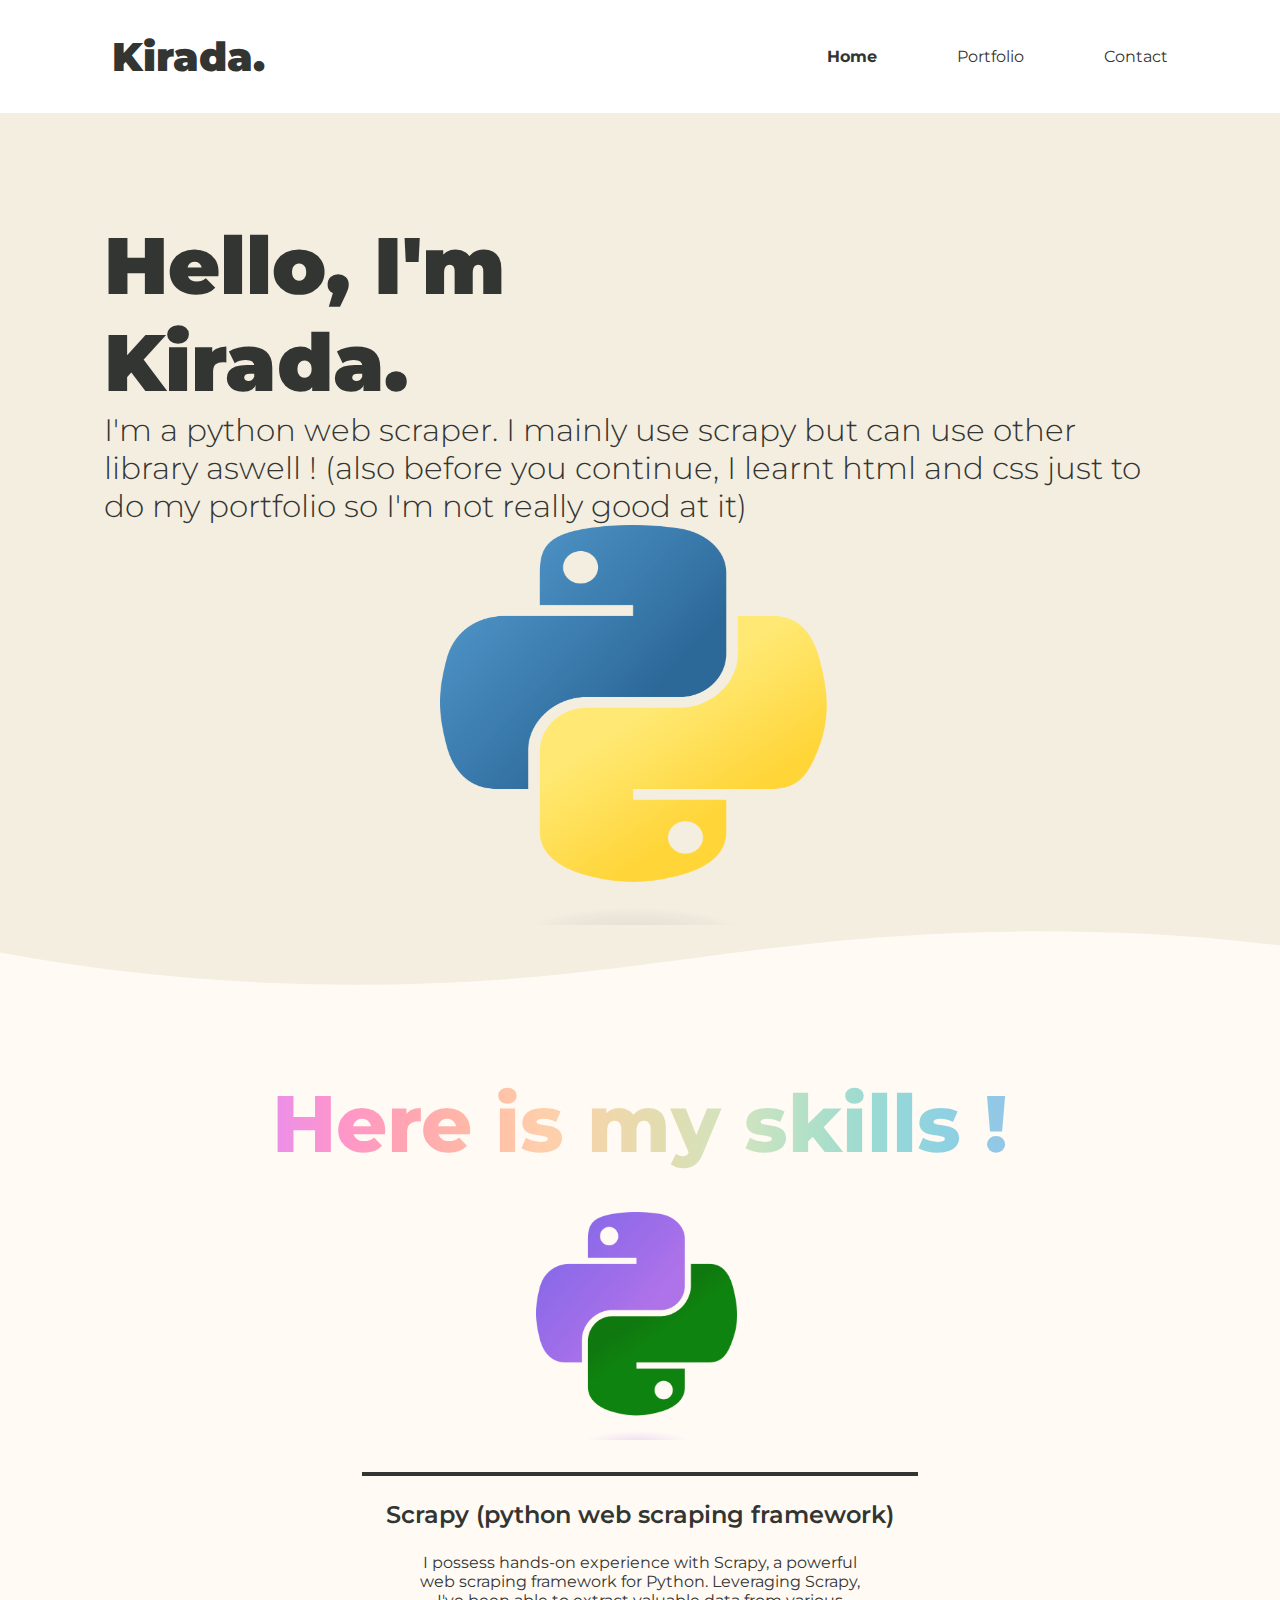
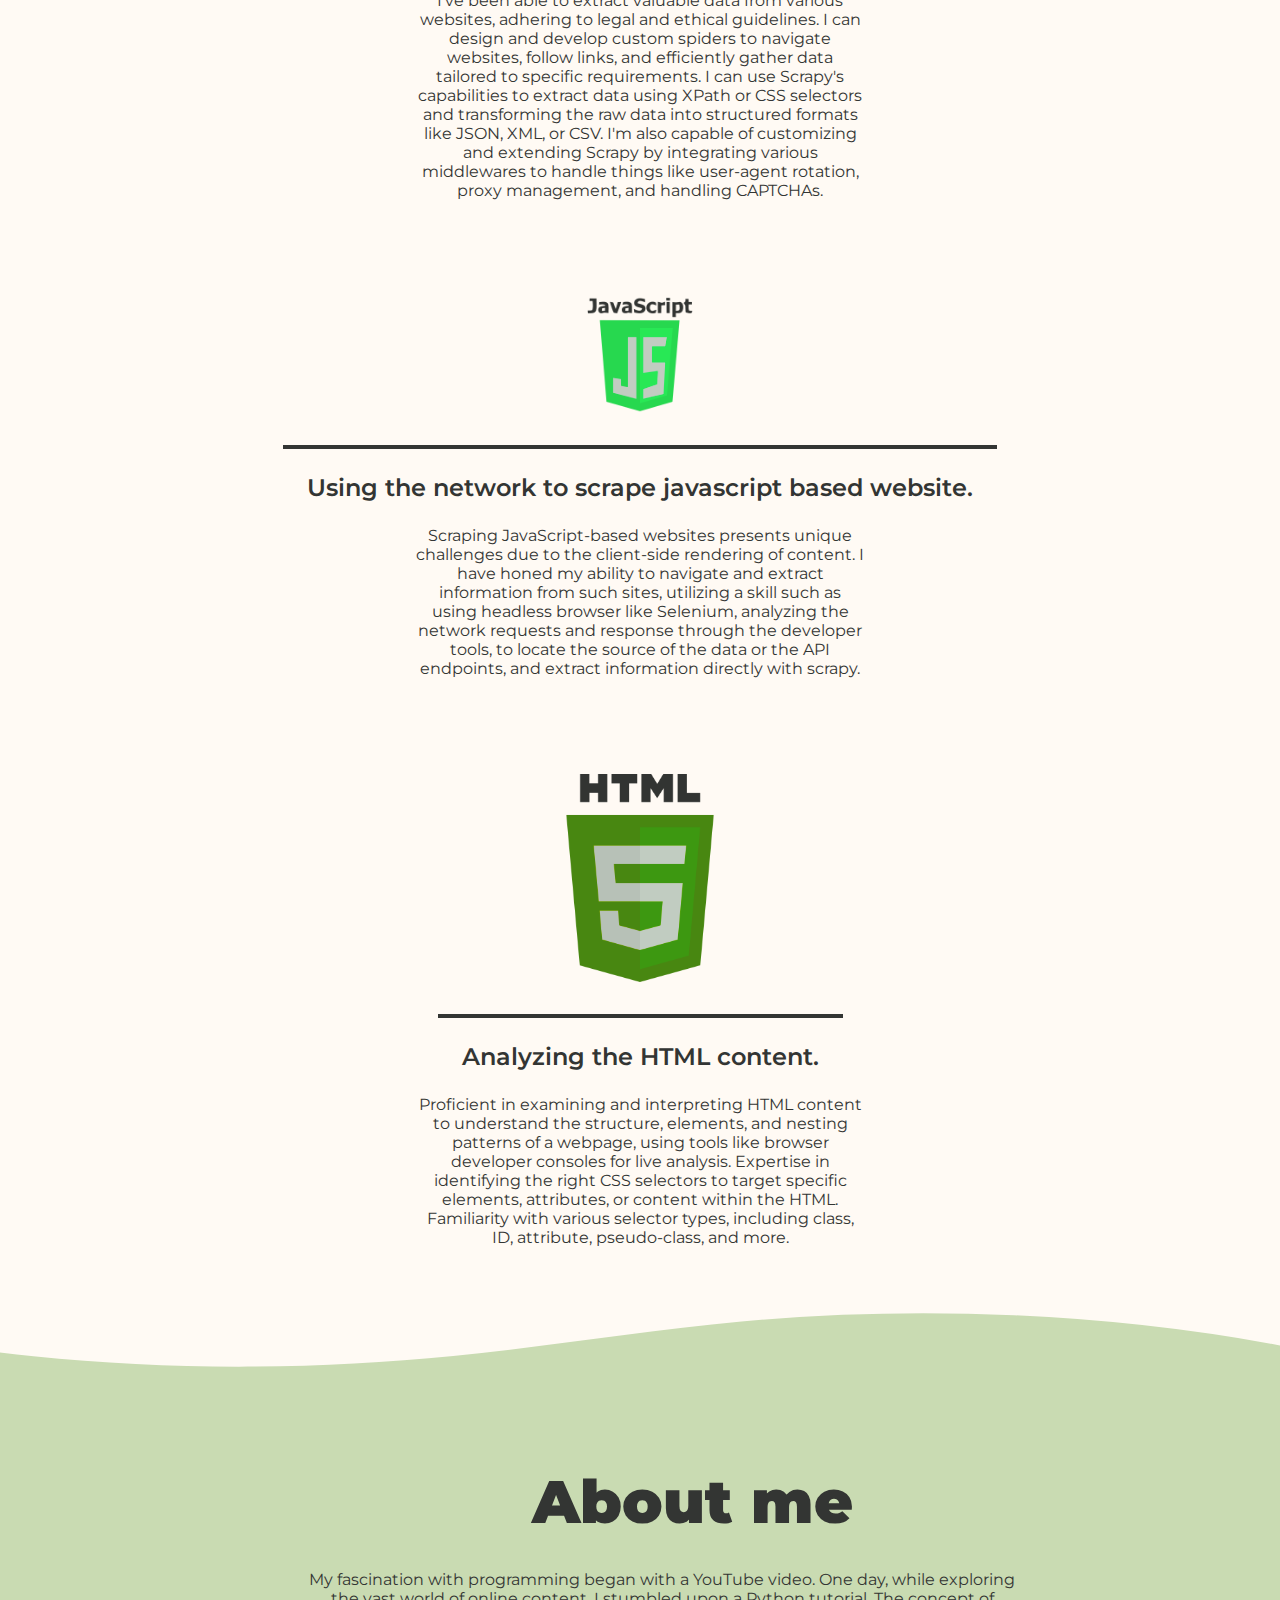
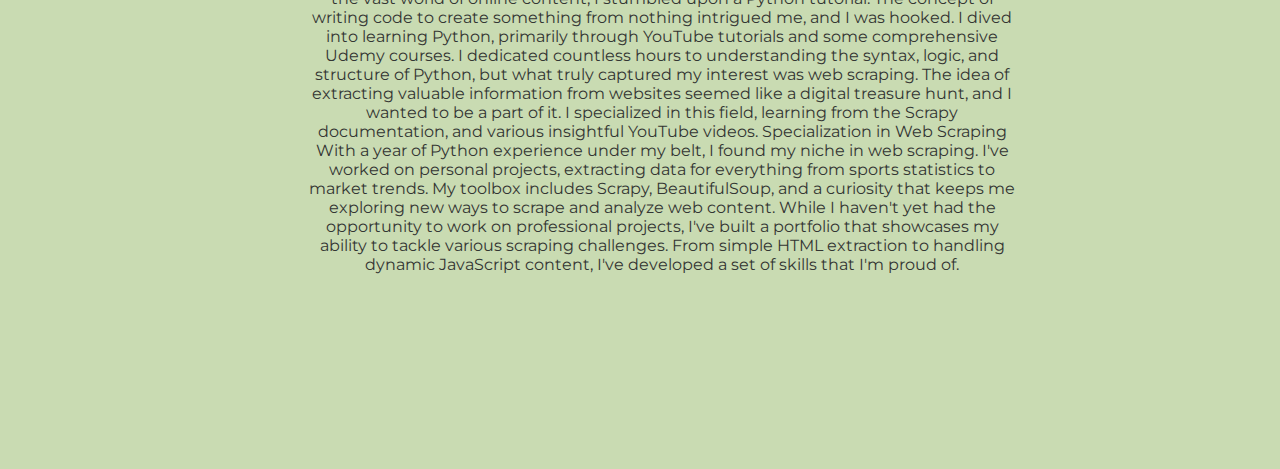
<file: index.html>
<!DOCTYPE html>
<html>
    <head>
        <title>My portfolio</title>

        <link rel="stylesheet" href="style.css">
        <link rel="preconnect" href="https://fonts.googleapis.com">
        <link rel="preconnect" href="https://fonts.gstatic.com" crossorigin>
        <link href="https://fonts.googleapis.com/css2?family=Montserrat:wght@400;500;600;700;800;900&display=swap" rel="stylesheet">
    </head>

    <body>
        <!-- Barre de navigation -->
        <header>
            <nav class="flex-nav">
                <strong class="logo-coconut">Kirada.</strong>
                <ul class="flex-ul">
                    <li><a href="#" class="ici">Home</a></li>
                    <li><a href="jour-nuit.html">Portfolio</a></li>
                    <li><a href="contact.html">Contact</a></li>
                 
                </ul>
            </nav>
        </header>

        <main>

            <!-- SECTION 1-->
            <section class="noix-de-coco" id="section-1">
                <div>
                    <h1 class="h1-coco">Hello, I'm <br>Kirada.</h1>
                    <p class="p-coco">I'm a python web scraper. I mainly use scrapy but can use other library aswell ! (also before you continue, I learnt html and css just to do my portfolio so I'm not really good at it)                                            <span class="bio-span25"></span></p>
                </div>
                <img src="images/Python-logo-notext.svg.png" alt="python logo" class="image-coco">
                <a id="scroll-btn" href="#section-2"></a>
                <div class="custom-shape-divider-bottom-1684501221">
                    <svg data-name="Layer 1" xmlns="http://www.w3.org/2000/svg" viewBox="0 0 1200 120" preserveAspectRatio="none">
                        <path d="M985.66,92.83C906.67,72,823.78,31,743.84,14.19c-82.26-17.34-168.06-16.33-250.45.39-57.84,11.73-114,31.07-172,41.86A600.21,600.21,0,0,1,0,27.35V120H1200V95.8C1132.19,118.92,1055.71,111.31,985.66,92.83Z" class="shape-fill"></path>
                    </svg>
                </div>
            </section>
            <!-- SECTION 1-->

            <!-- SECTION 2-->
            <section class="bienfaits" id="section-2">
                <h1 class="h1-bienfaits">Here is my skills ! </h1>
                <div class="div-bienfaits">
                    <img src="images/Python-logo-notext.svg.png" alt="Scrapy's logo" class="icone-bienfaits cerveau"/>
                    <h2>Scrapy (python web scraping framework)</h2>
                    <strong>
                        I possess hands-on experience with Scrapy, a powerful web scraping framework for Python. Leveraging Scrapy,
                        I've been able to extract valuable data from various websites,
                        adhering to legal and ethical guidelines. I can design and develop custom spiders to navigate websites, follow links, and efficiently gather data tailored to specific requirements.
                        I can use Scrapy's capabilities to extract data using XPath or CSS selectors and transforming the raw data into structured formats like JSON, XML, or CSV.
                        I'm also capable of customizing and extending Scrapy by integrating various middlewares to handle things like user-agent rotation, proxy management, and handling CAPTCHAs.
                        
                    </strong>
                    
                </div>

                <div class="div-bienfaits">
                    <img src="images/JavaScript-Symbol.png" alt="Scrapy" class="icone-bienfaits energie" />
                    <h2>Using the network to scrape javascript based website.</h2>
                    <strong>
                        Scraping JavaScript-based websites presents unique challenges due to the client-side rendering 
                        of content. I have honed my ability to navigate and extract information from such sites, 
                        utilizing a skill such as using headless browser like Selenium, analyzing the network requests and response through
                        the developer tools, to locate the source of the data or the API endpoints, and extract information directly with scrapy.
                    </strong>
                </div>

                <div class="div-bienfaits">
                    <img src="images/HTML5_logo_and_wordmark.svg.png" alt="Icone d'un médicamment"class="icone-bienfaits medoc"/>
                    <h2>Analyzing the HTML content.</h2>
                    <strong>
                        Proficient in examining 
                        and interpreting HTML content to understand the structure, elements, and nesting patterns of a webpage, 
                        using tools like browser developer consoles for live analysis.
                        Expertise in identifying the right CSS selectors to target specific elements, attributes, or content within the HTML. Familiarity with various selector types,
                        including class, ID, attribute, pseudo-class, and more.
                    </strong>
                    <a id="scroll-btn-2" href="#section-3"></a>
                </div>
            </section>
            <!-- SECTION 2-->

            <!-- SECTION 3-->
            <section class="bio" id="section-3">
                <div class="custom-shape-divider-top-1684505022">
                    <svg data-name="Layer 1" xmlns="http://www.w3.org/2000/svg" viewBox="0 0 1200 120" preserveAspectRatio="none">
                        <path d="M985.66,92.83C906.67,72,823.78,31,743.84,14.19c-82.26-17.34-168.06-16.33-250.45.39-57.84,11.73-114,31.07-172,41.86A600.21,600.21,0,0,1,0,27.35V120H1200V95.8C1132.19,118.92,1055.71,111.31,985.66,92.83Z" class="shape-fill"></path>
                    </svg>
                </div>
                <div class="bordure-bio">
                    <div>
                        <h1>About me <br> <span class="bio-span25"></span></h1>
                        <p>
                            My fascination with programming began with a YouTube video. One day, while exploring the vast world of online content, I stumbled upon a Python tutorial. The concept of writing code to create something from nothing intrigued me, and I was hooked.

                            I dived into learning Python, primarily through YouTube tutorials and some comprehensive Udemy courses. I dedicated countless hours to understanding the syntax, logic, and structure of Python, but what truly captured my interest was web scraping.
                            
                            The idea of extracting valuable information from websites seemed like a digital treasure hunt, and I wanted to be a part of it. I specialized in this field, learning from the Scrapy documentation, and various insightful YouTube videos.
                            
                            Specialization in Web Scraping
                            
                            With a year of Python experience under my belt, I found my niche in web scraping. I've worked on personal projects, extracting data for everything from sports statistics to market trends. My toolbox includes Scrapy, BeautifulSoup, and a curiosity that keeps me exploring new ways to scrape and analyze web content.
                            
                            While I haven't yet had the opportunity to work on professional projects, I've built a portfolio that showcases my ability to tackle various scraping challenges. From simple HTML extraction to handling dynamic JavaScript content, I've developed a set of skills that I'm proud of.</p>
                    </div>
                    <img src="images/bio.png" alt="Label bio" class="label-bio"/>
                </div>
                <a id="scroll-btn-3" href="#section-4"></a>
            </section>
            <!-- SECTION 3-->

            <!-- SECTION 4-->
            
            <!-- SECTION 4-->
        </main>
        

    </body>
</html>
</file>
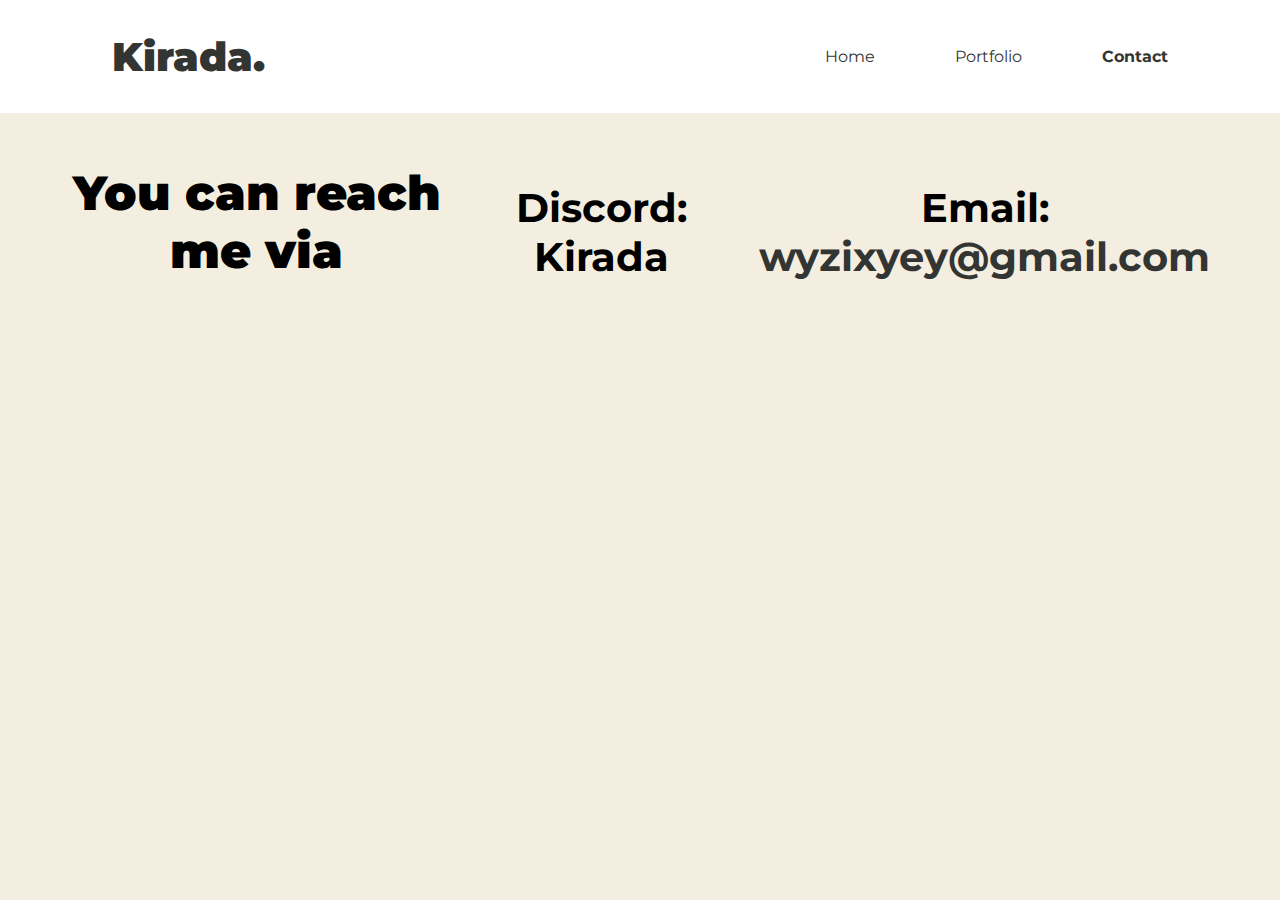
<file: contact.html>
<!DOCTYPE html>

<html>

<head>
    <meta charset="utf-8" />
    <title>My portfolio - Contact</title>
    <link rel="stylesheet" href="contact.css"/>
    <link rel="preconnect" href="https://fonts.googleapis.com">
    <link rel="preconnect" href="https://fonts.gstatic.com" crossorigin>
    <link href="https://fonts.googleapis.com/css2?family=Montserrat:wght@400;500;600;700;800;900&display=swap" rel="stylesheet">
</head>

<body>
    <header>
        <nav class="flex-nav">
            <strong class="logo-coconut">Kirada.</strong>
            <ul class="flex-ul">
                <li><a href="index.html">Home</a></li>
                <li><a href="jour-nuit.html">Portfolio</a></li>
                <li><a href="contact.html" class="ici">Contact</a></li>
            </ul>
        </nav>
    </header>
    <main>
        <section class="contact-info">
            <h1>You can reach me via</h1>
            <h2>Discord: Kirada</h2>
            <h2>Email: <a href="mailto:wyzixyey@gmail.com">wyzixyey@gmail.com</a></h2>
        </section>
    </main>
</body>

</html>
</file>
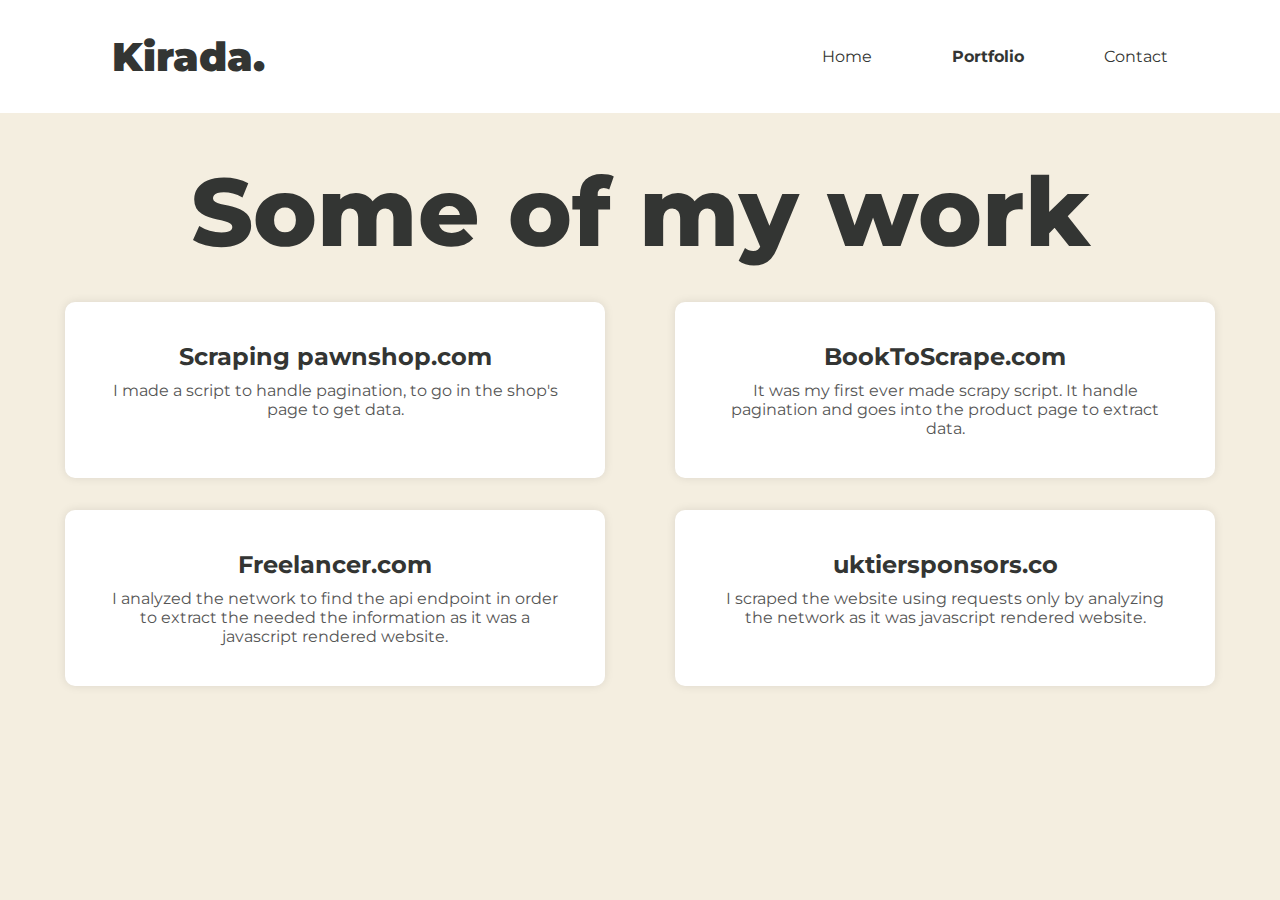
<file: jour-nuit.html>
<!DOCTYPE html>

<html>

<head>

    <meta charset="utf-8" />
    <title>My portfolio - Projects</title>
    <link rel="stylesheet" href="jour-nuit.css"/>
    <link rel="preconnect" href="https://fonts.googleapis.com">
    <link rel="preconnect" href="https://fonts.gstatic.com" crossorigin>
    <link href="https://fonts.googleapis.com/css2?family=Montserrat:wght@400;500;600;700;800;900&display=swap" rel="stylesheet">

</head>

<body>
    <header>
        <nav class="flex-nav">
            <strong class="logo-coconut">Kirada.</strong>
            <ul class="flex-ul">
                <li><a href="index.html">Home</a></li>
                <li><a href="jour-nuit.html" class="ici">Portfolio</a></li>
                <li><a href="contact.html">Contact</a></li>
            </ul>
        </nav>
    </header>

    <main>
        <section class="projects">
            <h1>Some of my work</h1>
            <div class="row">
                <div class="project">
                    <a href="https://github.com/KiradaLeBg/pawnshop.com/blob/main/pawnshop/spiders/pawnshopsider.py">Scraping pawnshop.com</a>
                    <p>I made a script to handle pagination, to go in the shop's page to get data.</p>
                </div>
                <div class="project">
                    <a href="https://github.com/KiradaLeBg/BookToScrape/blob/main/BookScraper/spiders/bookspider.py">BookToScrape.com</a>
                    <p>It was my first ever made scrapy script. It handle pagination and goes into the product page to extract data.</p>
                </div>
            </div>
            <div class="row">
                <div class="project">
                    <a href="https://github.com/KiradaLeBg/freelancer.com/blob/main/Freelancer/Freelancer/spiders/Aknoks.py">Freelancer.com</a>
                    <p>I analyzed the network to find the api endpoint in order to extract the needed the information as it was a javascript rendered website.</p>
                </div>
                <div class="project">
                    <a href="https://github.com/KiradaLeBg/uktiersponsors.co/blob/main/test.py">uktiersponsors.co</a>
                    <p>I scraped the website using requests only by analyzing the network as it was javascript rendered website.</p>
                </div>
            </div>
        </section>
    </main>
</body>

</html>
</file>
<file: style.css>
*
{
  margin: 0;
  padding: 0;
  text-decoration: none;
  list-style: none;
  box-sizing: border-box;
}

html
{
  scroll-behavior: smooth;
}

body
{
  font-family: Montserrat;
}

section
{
  height: 100vh;
  position: relative;
}

/*BARRE DE NAVIGATION*/
/*BARRE DE NAVIGATION*/
/*BARRE DE NAVIGATION*/
.flex-nav
{
  display: flex;
  flex-direction: row;
  justify-content: space-between;
  align-items: center;
  background-color: white;
  padding: 2em;
  padding-right: 7em;
  padding-left: 7em;
  
}

.flex-ul
{
  display: flex;
  flex-direction: row;
  gap: 5em;
}

.flex-nav a
{
  color: #333533;
}

.logo-coconut
{
  font-weight: 900;
  font-size: 2.5em;
  color: #333533;
}

.ici
{
  font-weight: 700;
}
/*BARRE DE NAVIGATION*/
/*BARRE DE NAVIGATION*/
/*BARRE DE NAVIGATION*/

/* SECTION 1 NOIX DE COCO*/
/* SECTION 1 NOIX DE COCO*/
/* SECTION 1 NOIX DE COCO*/





#section-1
{
  background-color: #F4EEE0;
}

.h1-coco
{
  font-size: 5em;
  font-weight: 900;
  color: #333533
}

.p-coco
{
  font-size: 1.92em;
  color: #333533;
  font-weight: 300;
}

.bio-span25
{
  color: #83BD75;
  font-weight: bold;
}

.noix-de-coco
{
  display: flex;
  flex-direction: row;
  justify-content: space-between;
  padding: 6.5em;
}

.image-coco
{
  width: 45em;
  height: 45em;
}


/* SCROLL BUTON*/
a#scroll-btn 
{
  position: absolute;
  height: 10em;
  width: 6.25em;
  border: 0.5em solid #333533;
  margin: auto;
  left: 0;
  right: 0;
  bottom: 15em;
  border-radius: 3em;
}

a#scroll-btn:before
{
  position: absolute;
  content: "";
  margin: auto;
  left: 0;
  right: 0;
  top: 1.2em;
  height: 1.2em;
  width: 1.2em;
  background-color: #333533;
  border-radius: 50%;
  animation: move-down 2s infinite;
}
@keyframes move-down
{
  80% {
    opacity: 0.5;
  }
  100% {
    transform: translateY(5.3em);
    opacity: 0;
  }
}
a#scroll-btn:after
{
  position: absolute;
  content: "CLIQUE ICI";
  width: 12em;
  display: block;
  width: 12em;
  text-align: center;
  left: -4.2em;
  bottom: -2.5em;
  font-size: 1.6em;
  color: #333533;
  letter-spacing: 3px;
  font-weight: 600;
}

@media screen and (max-width: 1871px)
{
  a#scroll-btn, a#scroll-btn-2, a#scroll-btn-3
  {
    display: none;
  }
}
  









/* SCROLL BUTON*/

/* DIVIDER*/
.custom-shape-divider-bottom-1684501221 {
  position: absolute;
  bottom: 0;
  left: 0;
  width: 100%;
  overflow: hidden;
  line-height: 0;
}

.custom-shape-divider-bottom-1684501221 svg {
  position: relative;
  display: block;
  width: calc(157% + 1.3px);
  height: 99px;
}

.custom-shape-divider-bottom-1684501221 .shape-fill {
  fill: #FFFAF4;
}
/* DIVIDER*/

/* SECTION 1 NOIX DE COCO*/
/* SECTION 1 NOIX DE COCO*/
/* SECTION 1 NOIX DE COCO*/

/* SECTION 2 BIENFAIT */
/* SECTION 2 BIENFAIT */
/* SECTION 2 BIENFAIT */

.bienfaits
{
  display: flex;
  flex-direction: row;
  justify-content: space-around;
  align-items: center;
  background-color: #FFFAF4;
  
}

.h1-bienfaits
{
  position: absolute;
  top: 0.5em;
  text-align: center;
  font-size: 5em;
  font-weight: 800;
  background-image: linear-gradient(to right, #ea8fea, #ff95ca, #ffa5b2, #ffbaa6, #ffceab, #f0d7ab, #dfdeb2, #d0e4bf, #b2e0c7, #9adad4, #8ed2e1, #93c6e7);
  -webkit-background-clip: text;
  -webkit-text-fill-color: transparent;
}

.div-bienfaits
{
  display: flex;
  flex-direction: column;
  align-items: center;
  gap: 2em;
  margin-top: 0em;
}

.div-bienfaits strong
{
 color: #333533;
 padding: 1em;
 text-align: center;
 width: 30em;
 font-weight: 400;
}

.bienfaits h2
{
 color: #333533;
 border-top: 0.2em solid #333533;
 padding: 1em;
 text-align: center;
 margin-bottom: -2em;
 font-weight: 600;
}



.icone-bienfaits
{
  width: 13em;
  filter: invert(16%) sepia(9%) saturate(214%) hue-rotate(71deg) brightness(97%) contrast(87%);
}

.icone-bienfaits.cerveau
{
  filter: invert(78%) sepia(62%) saturate(1211%) hue-rotate(230deg) brightness(97%) contrast(88%);
}

/*.icone-bienfaits.energie
{
  filter: invert(84%) sepia(49%) saturate(145%) hue-rotate(356deg) brightness(101%) contrast(93%);
}

.icone-bienfaits.medoc
{
  filter: invert(79%) sepia(16%) saturate(841%) hue-rotate(169deg) brightness(96%) contrast(88%);
}
/* SCROLL BUTON*/
a#scroll-btn-2
{
  position: absolute;
  height: 10em;
  width: 6.25em;
  border: 0.5em solid #333533;
  margin: auto;
  left: 0;
  right: 0;
  bottom: 3.9em;
  border-radius: 3em;
}

a#scroll-btn-2:before
{
  position: absolute;
  content: "";
  margin: auto;
  left: 0;
  right: 0;
  top: 1.2em;
  height: 1.2em;
  width: 1.2em;
  background-color: #333533;
  border-radius: 50%;
  animation: move-down 2s infinite;
}
@keyframes move-down
{
  80% {
    opacity: 0.5;
  }
  100% {
    transform: translateY(5.3em);
    opacity: 0;
  }
}
a#scroll-btn-2:after
{
  position: absolute;
  content: "CLIQUE ICI";
  width: 12em;
  display: block;
  width: 12em;
  text-align: center;
  left: -4.2em;
  bottom: -2.5em;
  font-size: 1.6em;
  color: #333533;
  letter-spacing: 3px;
  font-weight: 600;
}
/* SCROLL BUTON*/

/* SECTION 2 BIENFAIT */
/* SECTION 2 BIENFAIT */
/* SECTION 2 BIENFAIT */

/* SECTION 3 BIO */
/* SECTION 3 BIO */
/* SECTION 3 BIO */

/* DIVIDER*/
.custom-shape-divider-top-1684505022 {
  position: absolute;
  top: 0;
  left: 0;
  width: 100%;
  overflow: hidden;
  line-height: 0;
  transform: rotate(180deg);
}

.custom-shape-divider-top-1684505022 svg {
  position: relative;
  display: block;
  width: calc(157% + 1.3px);
  height: 99px;
}

.custom-shape-divider-top-1684505022 .shape-fill {
  fill: #FFFAF4;
}
/* DIVIDER*/

.bio
{
  display: flex;
  flex-direction: row;
  justify-content: center;
  align-items: center;
  background-color: #C9DBB2;
}
.bordure-bio
{
  display: flex;
  flex-direction: row;
  padding: 5em;
  padding-left: 19em;
  justify-content: space-between;
}

.bordure-bio p 
{

  width: 50%;
  color: #333533;
  margin-top: 2em;
}

.bordure-bio h1
{
  font-size: 80px;
  font-weight: 900;
  color: #333533;

}

.label-bio
{
  width: 29em;
  height: 29em;
  position: absolute;
  right: 15em;
  top: 15em;
  filter: invert(68%) sepia(26%) saturate(561%) hue-rotate(63deg) brightness(95%) contrast(91%);
  
  
}

/*SCROLL BUTON*/
a#scroll-btn-3
{
  position: absolute;
  height: 10em;
  width: 6.25em;
  border: 0.5em solid #333533;
  margin: auto;
  left: 0;
  right: 0;
  bottom: 3.9em;
  border-radius: 3em;
}

a#scroll-btn-3:before
{
  position: absolute;
  content: "";
  margin: auto;
  left: 0;
  right: 0;
  top: 1.2em;
  height: 1.2em;
  width: 1.2em;
  background-color: #333533;
  border-radius: 50%;
  animation: move-down 2s infinite;
}
@keyframes move-down
{
  80% {
    opacity: 0.5;
  }
  100% {
    transform: translateY(5.3em);
    opacity: 0;
  }
}
a#scroll-btn-3:after
{
  position: absolute;
  content: "CLIQUE ICI";
  width: 12em;
  display: block;
  width: 12em;
  text-align: center;
  left: -4.2em;
  bottom: -2.5em;
  font-size: 1.6em;
  color: #333533;
  letter-spacing: 3px;
  font-weight: 600;
}
/*SCROLL BUTON*/

/* SECTION 3 BIO */
/* SECTION 3 BIO */
/* SECTION 3 BIO */

/* SECTION 4 PRODUITS*/
/* SECTION 4 PRODUITS*/
/* SECTION 4 PRODUITS*/

.custom-shape-divider-top-1684507267 {
  position: absolute;
  top: 0;
  left: 0;
  width: 100%;
  overflow: hidden;
  line-height: 0;
  transform: rotate(180deg);
}

.custom-shape-divider-top-1684507267 svg {
  position: relative;
  display: block;
  width: calc(164% + 1.3px);
  height: 133px;
  transform: rotateY(180deg);
}

.custom-shape-divider-top-1684507267 .shape-fill {
  fill: #C9DBB2;
}

.produit
{
  background-color: #F4EEE0;
  display: flex;
  flex-direction: row;
  align-items: center;
  justify-content: flex-start;
  padding: 15em;
  padding-bottom: 35em;
}


.produit li
{
  list-style: inside url(images/done.svg);
  font-size: 25px;
  font-weight: 600;
  color: #333533;
  margin-left: 10px;
}

.produit h1
{
  font-size: 10em;
  text-align: left;
  color: #333533;
}

.copyright
{
  font-size: 25px;
}

.brique-coco
{
  width: 23em;
  position: absolute;
  left: 85em;
  top: 6em;
}

.button-produit
{
  position: absolute;
  left: 7em;
  bottom: 6em;
  text-transform: uppercase;
  border: 3px solid;
  cursor: pointer;
  background: #C9DBB2;
  border-radius: 5em;
  color: white;
  font-size: 50px;
  padding: 10px;
  box-shadow:
  0px 52px 126px -36px rgba(0, 0, 0, 0.93)
;
  
}
/* SECTION 4 PRODUITS*/
/* SECTION 4 PRODUITS*/
/* SECTION 4 PRODUITS*/

/* PIED DE PAGE */
/* PIED DE PAGE */
/* PIED DE PAGE */

.exception
{
  height: 5vh;
  display: flex;
  flex-direction: row;
  justify-content: space-around;
  align-items: center;
}



/* FACEBOOK ICON*/
.gg-facebook {
  box-sizing: border-box;
  position: relative;
  display: block;
  transform: scale(var(--ggs,1));
  width: 20px;
  height: 20px;
  color: #333533;
}
.gg-facebook::after,
.gg-facebook::before {
  content: "";
  display: block;
  position: absolute;
  box-sizing: border-box
}
.gg-facebook::before {
  width: 8px;
  height: 20px;
  border-left: 4px solid;
  border-top: 4px solid;
  border-top-left-radius: 5px;
  left: 6px
}
.gg-facebook::after {
  width: 10px;
  height: 4px;
  background: currentColor;
  top: 7px;
  left: 4px;
  transform: skew(-5deg)
}

/* INSTAGRAM ICON*/
.gg-instagram {
  box-sizing: border-box;
  position: relative;
  display: block;
  transform: scale(var(--ggs,1));
  border: 2px solid transparent;
  box-shadow: 0 0 0 2px;
  border-radius: 4px;
  width: 20px;
  height: 20px;
  color: #333533;
}
.gg-instagram::after,
.gg-instagram::before {
  content: "";
  display: block;
  box-sizing: border-box;
  position: absolute
}
.gg-instagram::after {
  border: 2px solid;
  left: 3px;
  width: 10px;
  height: 10px;
  border-radius: 100%;
  top: 3px
}
.gg-instagram::before {
  border-radius: 3px;
  width: 2px;
  height: 2px;
  background: currentColor;
  right: 1px;
  top: 1px
}

/* YOUTUBE ICON*/
.gg-youtube {
  box-sizing: border-box;
  position: relative;
  display: block;
  transform: scale(var(--ggs,1));
  width: 20px;
  height: 13px;
  box-shadow: 0 0 0 2px;
  border-radius:
      15px 15px 15px 15px /
      45px 45px 45px 45px;
      color: #333533;
}
.gg-youtube::before {
  content: "";
  display: block;
  box-sizing: border-box;
  position: absolute;
  left: 7px;
  top: 2px;
  border-left: 4px solid currentColor;
  border-top: 3px solid transparent;
  border-bottom: 3px solid transparent
}


/*RESPONSIVE*/
/*RESPONSIVE*/
/*RESPONSIVE*/


@media screen and (max-width: 1871px)
{
 

  .noix-de-coco
  {
    display: flex;
    flex-direction: column;
    justify-content: center;
    align-items: center;
    padding: 6.5em;
    height: 50%;
    position: relative;
  }

  .image-coco
  {
    width: 25em;
    height: 25em;
  } 

  .produit
{
  background-color: #F4EEE0;
  display: flex;
  flex-direction: column;
  align-items: center;
  justify-content: flex-start;
  padding: 15em;
  padding-bottom: 35em;
  height: 15em;
}


.produit li
{
  list-style: inside url(images/done.svg);
  font-size: 25px;
  font-weight: 600;
  color: #333533;
  margin-left: 10px;
}

.produit h1
{
  font-size: 10em;
  text-align: left;
  color: #333533;
}

.copyright
{
  font-size: 25px;
}

.brique-coco
{
  display: none;
}

.button-produit
{
  position: absolute;
  left: 7em;
  bottom: 1em;
  text-transform: uppercase;
  border: 3px solid;
  cursor: pointer;
  background: #C9DBB2;
  border-radius: 5em;
  color: white;
  font-size: 50px;
  padding: 10px;
  box-shadow:
  0px 52px 126px -36px rgba(0, 0, 0, 0.93)
;







}

@media screen and (max-width: 1151px)
{
  .h1-coco
  {
    font-size: 4em;
    font-weight: 900;
    color: #333533;
    text-align: center;
    margin-top: -1em;
  }

  .p-coco
  {
    font-size: 1.92em;
    color: #333533;
    font-weight: 300;
    text-align: center;
  }



}

@media screen and (max-width: 1430px)
{
  .bienfaits
  {
    display: flex;
    flex-direction: column;
    justify-content: center;
    align-items: center;
    background-color: #FFFAF4;
    height: 115em;
    gap: 5em;
  }

  .bienfaits h1
  {
    position: relative;
  }

}

@media screen and (max-width: 1677px)

{
  .bio
  {
    display: flex;
    flex-direction: row;
    justify-content: center;
    align-items: center;
    background-color: #C9DBB2;
    height:   50em;
  }
  .bordure-bio
  {
    display: flex;
    flex-direction: row;
    padding: 5em;
    padding-left: 19em;
    justify-content: space-between;
  }

  .bordure-bio p 
  {

    width: 80%;
    color: #333533;
    margin-top: 2em;
    height: 10%;
    text-align: center;
  }

  .bordure-bio h1
  {
    margin-right: 2em;
    font-size: 60px;
    font-weight: 900;
    color: #333533;
    text-align: center;

  }

  .label-bio
  {
    display: none;
    
    
  }


}
  





/*RESPONSIVE*/
/*RESPONSIVE*/
/*RESPONSIVE*/
</file>
<file: contact.css>
*
{
  margin: 0;
  padding: 0;
  text-decoration: none;
  list-style: none;
  box-sizing: border-box;
}

html
{
  scroll-behavior: smooth;
}

body
{
  font-family: Montserrat;
  background-color: #F4EEE0;
}



/*BARRE DE NAVIGATION*/
/*BARRE DE NAVIGATION*/
/*BARRE DE NAVIGATION*/

.flex-nav
{
  display: flex;
  flex-direction: row;
  justify-content: space-between;
  align-items: center;
  background-color: white;
  padding: 2em;
  padding-right: 7em;
  padding-left: 7em;
  
}

.flex-ul
{
  display: flex;
  flex-direction: row;
  gap: 5em;
}

.flex-nav a
{
  color: #333533;
}

.logo-coconut
{
  font-weight: 900;
  font-size: 2.5em;
  color: #333533;
}

.ici
{
  font-weight: 700;
}

/* SECTION*/


section
{
    display: flex;
    flex-direction: row;
    align-items: center;
    justify-content: center;
}

.formulaire
{
    position: absolute;
    top: 12em;
    width: 30em;
    height: 40em;
    background-color: red;
}

fieldset
{
  display: flex;
  flex-direction: column;
  align-items: center;
  border: transparent;
 

}

.position
{
  position: relative;
  top: 6.5em;

}

fieldset input, textarea
{
  background-color: white;
  border: transparent;
}




form
{
  display: flex;
  flex-direction: column;
}

.image-contact
{
  display: flex;
  flex-direction: row;
  gap: -2em;
  align-items: center;
  padding-right: 15em;
}

.imaget
{
  width: 29em;
  height: 35em;
  background-image: url(images/beach.png);
  order: -1;
  position: relative;
  top: 5em;
  right: 5em  ;
}

.taille
{
  width: 40em;
  height: 4em;
  margin-bottom: 3em;
  font-weight: 500;
  font-size: 15px;
  padding-left: 1em;
}

.taille2
{
  width: 40em;
  height: 10.1em;
  font-weight: 500;
  font-size: 15px;
  padding-left: 1em;
  padding-top: 1em;
  font-family: Montserrat;
  font-size: 15px;
}


.taille.button
{
  margin-top: 2em;
  border: none;
  background-color: #98D8AA;
  cursor:pointer;
  color: white;
  font-weight: 900;
}



@media screen and (max-width: 1463px) 
{

  .imaget
  {
    display: none;
  }
  
}


.contact-info {
  text-align: center;
  padding: 50px;
}

.contact-info h1 {
  font-size: 3em;
  font-weight: 900;
  margin-bottom: 20px;
}

.contact-info h2 {
  font-size: 2.5em;
  font-weight: 700;
  margin: 20px;
}

.contact-info a {
  color: #333533;
  text-decoration: none;
}
</file>
<file: jour-nuit.css>
*
{
  margin: 0;
  padding: 0;
  text-decoration: none;
  list-style: none;
  box-sizing: border-box;
}

html
{
  scroll-behavior: smooth;
}

body
{
  font-family: Montserrat;
  background-color: #F4EEE0;
}

/* NAVIGATION*/
.flex-nav
{
  display: flex;
  flex-direction: row;
  justify-content: space-between;
  align-items: center;
  background-color: white;
  padding: 2em;
  padding-right: 7em;
  padding-left: 7em;
  
}

.flex-ul
{
  display: flex;
  flex-direction: row;
  gap: 5em;
}

.flex-nav a
{
  color: #333533;
}

.logo-coconut
{
  font-weight: 900;
  font-size: 2.5em;
  color: #333533;
}

.ici
{
  font-weight: 700;
}

/* SECTION 1*/

section
{
  display: flex;
  flex-direction: column;
  justify-content: center;
  align-items: center;
  gap: 2em;
}


h1
{
  font-size: 600%;
  font-weight: 800;
  color: #333533;
  text-align: center;
}

iframe
{
  margin: auto;
  top: 0;
  left: 0;
  border: 1em solid white;
}

.projects {
  padding: 40px;
  display: flex;
  flex-direction: column;
  align-items: center;
  gap: 2em;
}

.row {
  width: 100%;
  display: flex;
  justify-content: space-around;
  gap: 20px;
}

.project {
  background-color: #fff;
  padding: 40px; /* Increase padding for bigger squares */
  box-shadow: 0px 0px 10px rgba(0, 0, 0, 0.1);
  border-radius: 10px;
  width: 45%; /* Adjust the width for each project */
  text-align: center;
}

.project a {
  text-decoration: none;
  color: #333533;
  font-weight: 700;
  font-size: 1.5em;
}

.project p {
  color: #555;
  font-weight: 400;
  margin-top: 10px;
}
</file>
